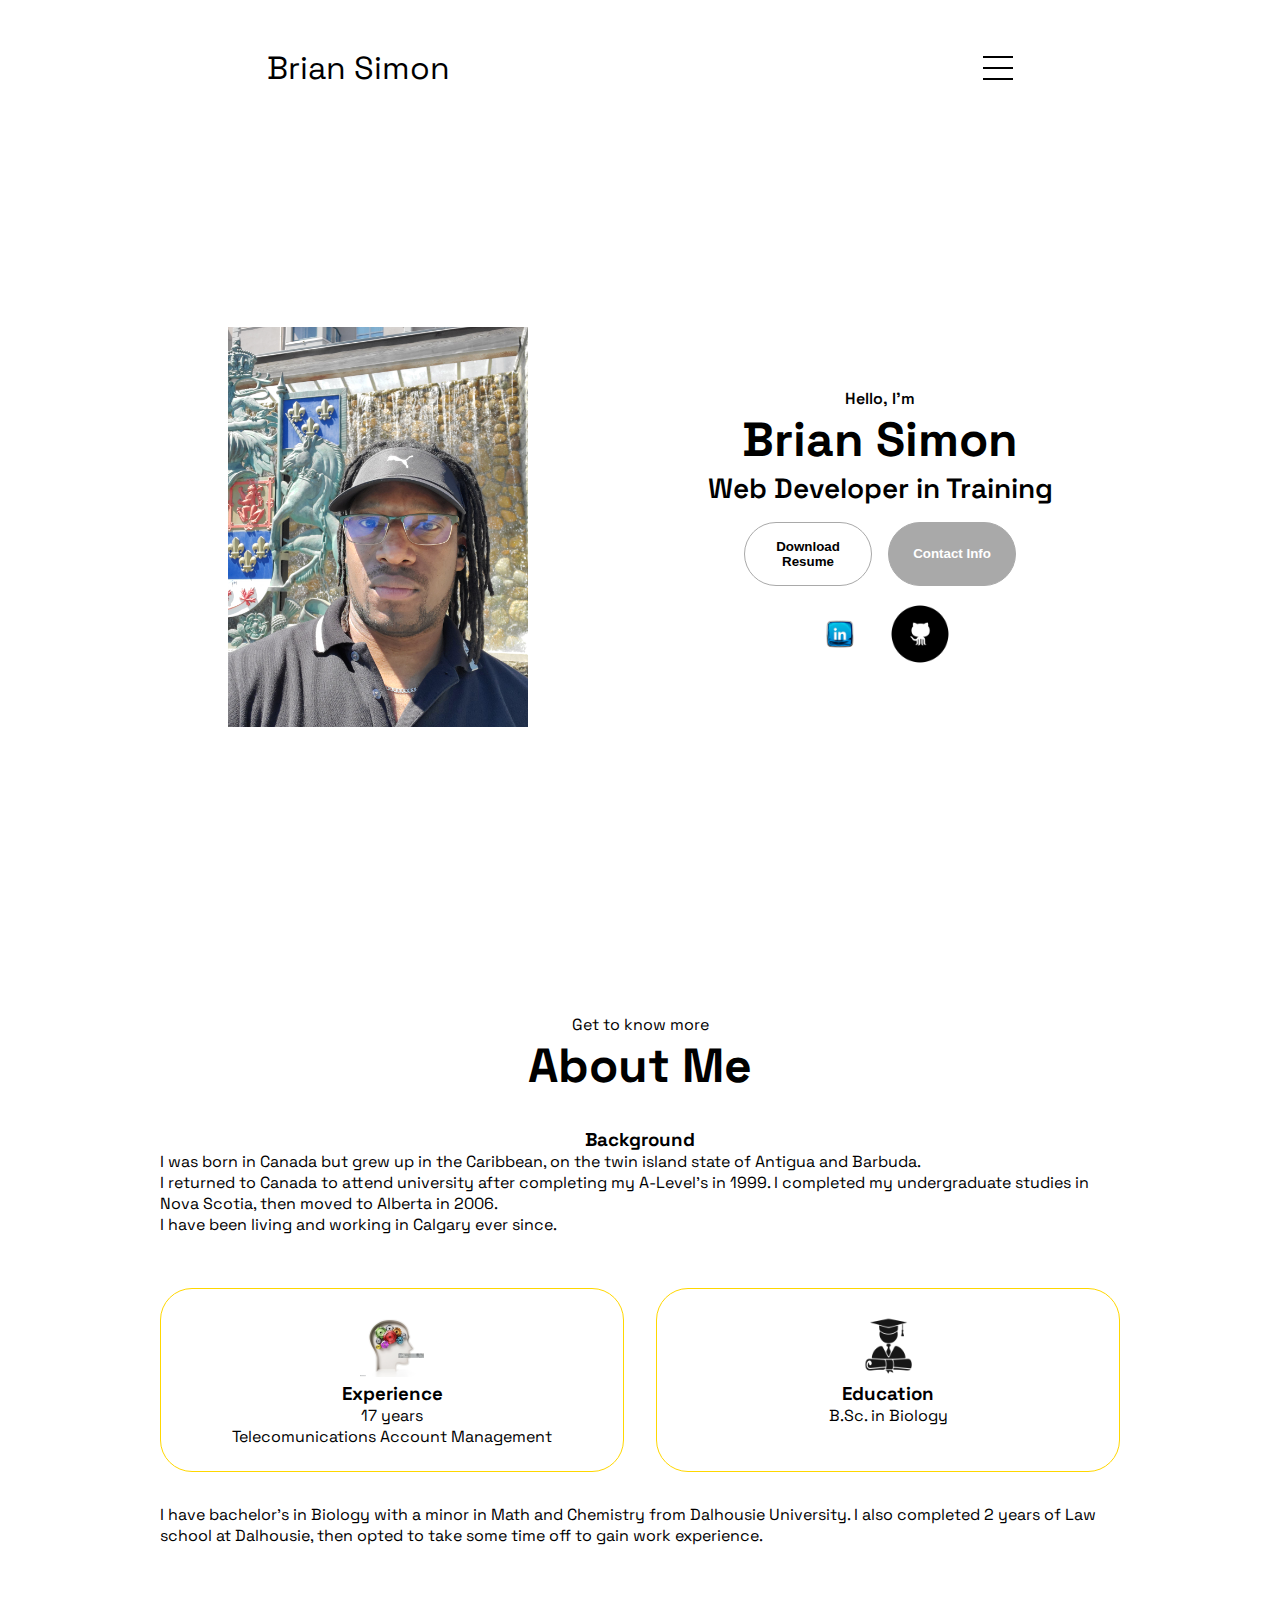
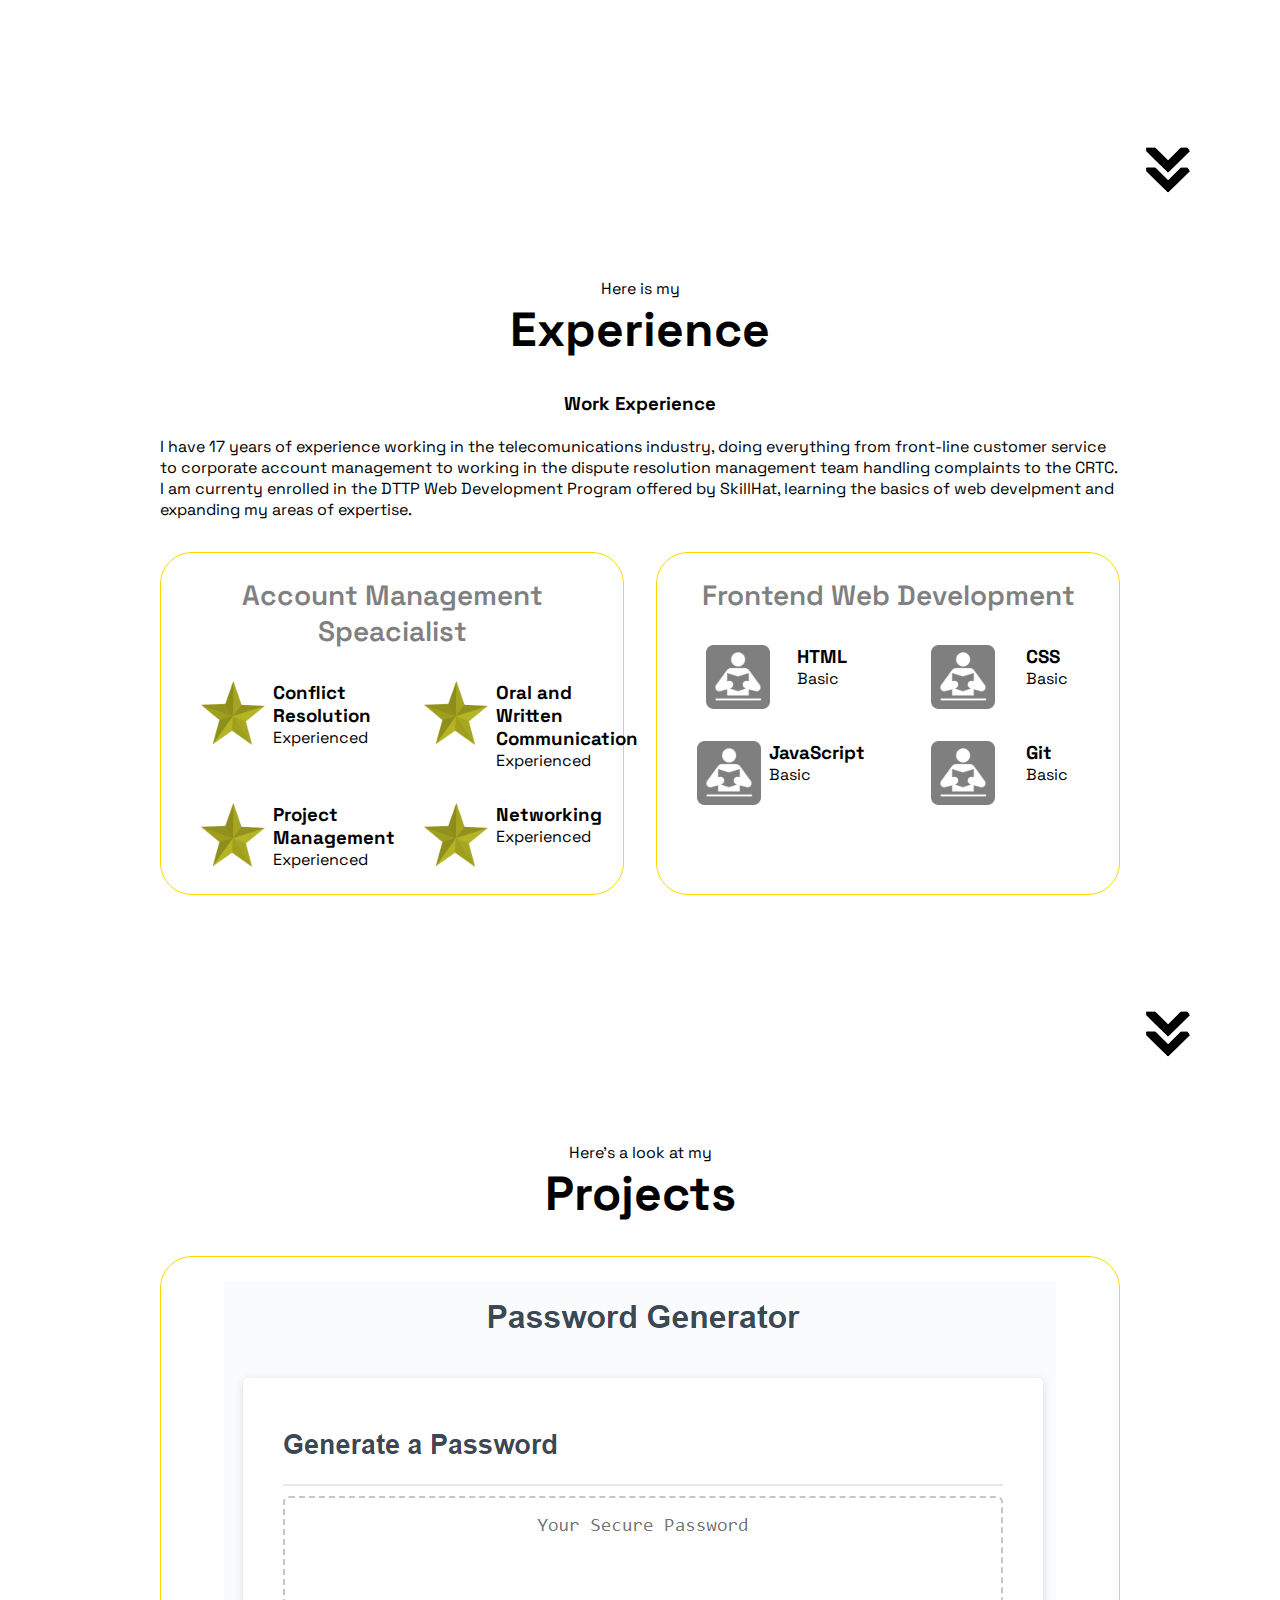
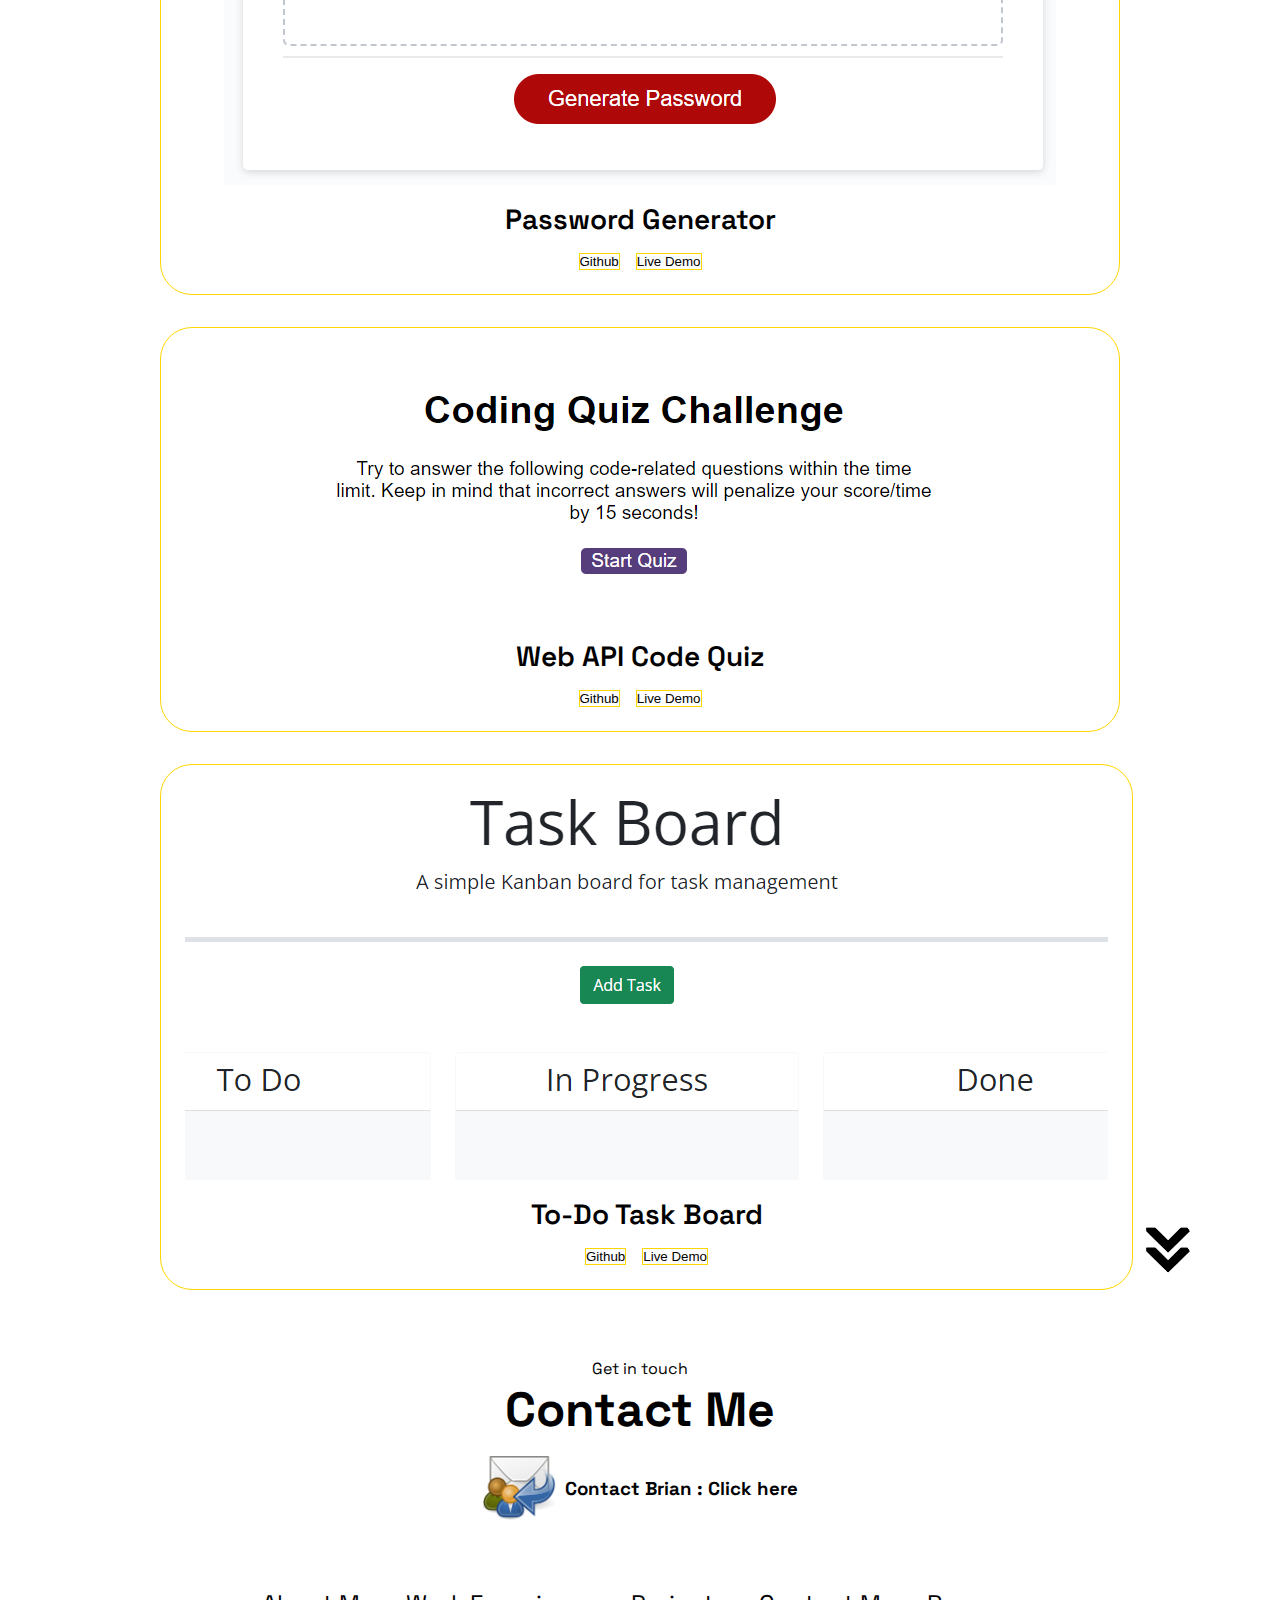
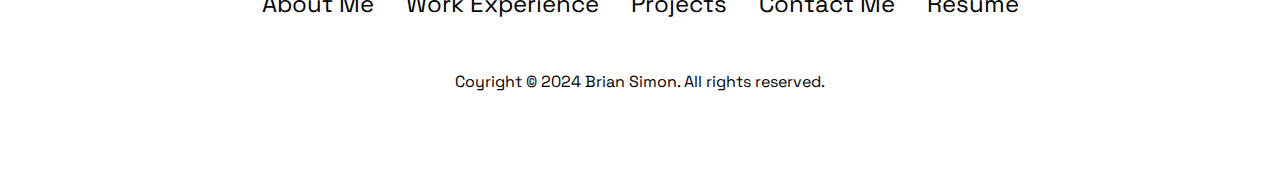
<file: index.html>
<!DOCTYPE html>
<html lang="en">

    <head>
        <meta charset="utf-8">
        <meta name="viewport" content="width=device-width, initial-scale=1.0">
        <meta name="description" content="Brian's first portfolio page">
        <title>Brian Simon's Portfolio</title>
        <link rel="stylesheet" href="./assets/css/style.css">
        <link rel="stylesheet" href="./assets/css/meadiaqueries.css">
        
        <link rel="icon" type="image/gif" href="./images/letterB.gif">
        <!-- this links to the css stylesheet-->    
    </head>

    <body>
        <nav id="banner">
            
            <div class="logo"> Welcome to Brian Simon's portfolio page  </div>

            <div>
                <ul class="nav-links">
                    <li> <a href ="#about">About Me</a></li>
                    <li> <a href ="#work">Work Experience</a></li>
                    <li> <a href ="#projects">Projects</a></li>
                    <li> <a href ="#contact">Contact Me</a></li>                    
                    <li> <a href ="#resume">Resume</a></li>
                </ul>
            </div>
        </nav>

        <nav id="hamburger-nav">

            <div class="logo"> Brian Simon </div>

            <div class="hamburger-menu">

                <div class="hamburger-icon" onclick="toggleMenu()">
                    <span></span>
                    <span></span>
                    <span></span>
                </div>

                <div class="menu-links">
                    <li> <a href ="#about" onclick="toggleMenu()">About Me</a></li>
                    <li> <a href ="#work" onclick="toggleMenu()">Work Experience</a></li>
                    <li> <a href ="#projects" onclick="toggleMenu()">Projects</a></li>
                    <li> <a href ="#contact" onclick="toggleMenu()">Contact Me</a></li>                    
                    <li> <a href ="#resume" onclick="toggleMenu()">Resume</a></li>
                </div>

            </div>

        </nav>

        <section id="profile">

            <div class="profile-pic-container">
                <img src="./assets/images/BrianS.jpg" alt="Brian Simon profile pic">
            </div>

            <div class="section-text">
                <p class="section-text-p1"> Hello, I'm</p>
                <h1 class="title"> Brian Simon</h1>
                <p class="section-text-p2">Web Developer in Training</p>

                <div class="btn-container">
                    <button class="btn btn-color-2" onclick="window.open('./files/BSimonResume.pdf')">
                    Download Resume 
                    </button>
                
                    <button class="btn btn-color-1" onclick="location.href='./#contact'">
                    Contact Info
                    </button>
                </div>                

                <div id="social-media-container">
                    <img src="./assets/images/linkedin.png" alt="My LinkedIn Profile"
                    class="icon" onclick="location.href= 'https://www.linkedin.com/in/brian-simon-8707a5277'">
                
                    <img src="./assets/images/github.png" alt="My GitHub Profile"
                    class="icon" onclick="location.href= 'https://github.com/bmkSimon'">
                </div>

            </div>

        </section>

        <section id="about">
            <p class="section-text-p1">Get to know more </p>
            <h1 class="title">About Me</h1>

            <div class="about-me-container">
                
                <div class="about-me-details-container">

                    <div class="about-containers">
                        
                        <div class="text-container">
                            <h3 style="text-align: center">Background</h3>
                            <p>I was born in Canada but grew up in the Caribbean, on the twin island state of 
                                <a href="https://www.visitantiguabarbuda.com/" target="_blank"> Antigua and Barbuda.</a> 
                                <br>
                                I returned to Canada to attend university after completing my A-Level's in 1999. I completed my undergraduate studies in Nova Scotia, then moved to Alberta in 2006.
                                <br>
                                I have been living and working in Calgary ever since.
                                <br> <br>
                        </div>

                        <div class="details-container">
                            <img src="./assets/images/experience.jpg" alt="Experience icon" class="icon">                                              
                            <h3> Experience </h3>
                            <p>17 years <br/> Telecomunications Account Management</p>
                        </div>

                        <div class="details-container">
                            <img src="./assets/images/education.png" alt="Education icon" class="icon">                                              
                            <h3> Education </h3>
                            <p>B.Sc. in Biology</p>
                        </div>
                    </div>

                    <div class="text-container">
                        <p>I have bachelor's in Biology with a minor in Math and Chemistry from 
                            <a href="https://www.dal.ca" target="_blank">Dalhousie University</a>. 
                            I also completed 2 years of Law school at Dalhousie, then opted to take some time off to 
                            gain work experience.                            
                        </p>
                    </div>
                </div>
            </div>

            <img src="./assets/images/arrow.png" alt="arrow icon" class="icon arrow"
            onclick="location.href='./#work'">
        </section>

        <section id="work">
            <p class="section-text-p1"> Here is my</p>
            <h1 class="title"> Experience </h1>

            <div class="experience-details-container">

                <div class= "about-containers">

                    <div class="text-container">
                        <h3 style="text-align: center">Work Experience</h3>
                        <p>
                            <br>
                            I have 17 years of experience working in the telecomunications industry, doing everything from front-line customer service to corporate account management to working in the dispute resolution management team handling complaints to the CRTC. 
                            <br>
                             I am currenty enrolled in the DTTP Web Development Program offered by SkillHat, learning the basics of web develpment and expanding my areas of expertise. 
                         </p>    
                    </div>

                    <div class="details-container">
                        <h2 class="experience-sub-title">Account Management Speacialist</h2>

                        <div class="article-container">
                            <article>
                                <img src="./assets/images/star.png" alt="experience icon" class="icon">                            

                                <div>
                                    <h3> Conflict Resolution </h3>
                                    <p> Experienced </p>
                                </div>                                
                            </article>

                            <article>
                                <img src="./assets/images/star.png" alt="experience icon" class="icon">                            

                                <div>
                                    <h3> Oral and Written Communication </h3>
                                    <p> Experienced </p>
                                </div>                                
                            </article>

                            <article>
                                <img src="./assets/images/star.png" alt="experience icon" class="icon">                            

                                <div>
                                    <h3> Project Management </h3>
                                    <p> Experienced </p>
                                </div>                                
                            </article>

                            <article>
                                <img src="./assets/images/star.png" alt="experience icon" class="icon">                            

                                <div>
                                    <h3> Networking </h3>
                                    <p> Experienced </p>
                                </div>                                
                            </article>
                        </div>
                    </div>

                    <div class="details-container">
                        <h2 class="experience-sub-title">Frontend Web Development</h2>

                        <div class="article-container">
                            <article>
                                <img src="./assets/images/learning.png" alt="experience icon" class="icon">                            

                                <div>
                                    <h3> HTML </h3>
                                    <p> Basic </p>
                                </div>                                
                            </article>

                            <article>
                                <img src="./assets/images/learning.png" alt="experience icon" class="icon">                            

                                <div>
                                    <h3> CSS </h3>
                                    <p> Basic </p>
                                </div>                                
                            </article>

                            <article>
                                <img src="./assets/images/learning.png" alt="experience icon" class="icon">                            

                                <div>
                                    <h3> JavaScript </h3>
                                    <p> Basic </p>
                                </div>                                
                            </article>

                            <article>
                                <img src="./assets/images/learning.png" alt="experience icon" class="icon">                            

                                <div>
                                    <h3> Git </h3>
                                    <p> Basic </p>
                                </div>                                
                            </article>
                        </div>
                    </div>
                </div>
            </div>
        
        <img src="./assets/images/arrow.png" alt="arrow icon" class="icon arrow"
        onclick="location.href='./#projects'">

        </section>

        <section id="projects">
            <p class="section-text-p1"> Here's a look at my</p>
            <h1 class="title"> Projects </h1>

            <div class="experience-details-container">

                <div class= "about-containers">
                    
                    <div class="details-container color-container">

                        <div class="article-container">
                            <img src="./assets/images/Password.png" alt="password generator project" class="project-image">
                        </div>

                        <h2 class="experience-sub-title project-title"> Password Generator </h2>
                    
                        <div class="btn-container">
                            <button class="btn-color-2 project-btn" onclick="location.href= 'https://github.com/bmkSimon/password-generator'">
                            Github
                            </button>

                            <button class="btn-color-2 project-btn" onclick="location.href= 'https://bmksimon.github.io/password-generator/'">
                            Live Demo
                            </button>
                        </div>
                    </div>

                    <div class="details-container color-container">

                        <div class="article-container">
                            <img src="./assets/images/CodeQuiz.png" alt="code quizz" class="project-image">
                        </div>

                        <h2 class="experience-sub-title project-title"> Web API Code Quiz </h2>
                    
                        <div class="btn-container">
                            <button class="btn-color-2 project-btn" onclick="location.href= 'https://github.com/bmkSimon/webAPI-code-quiz'">
                            Github
                            </button>

                            <button class="btn-color-2 project-btn" onclick="location.href= 'https://bmksimon.github.io/webAPI-code-quiz/'">
                            Live Demo
                            </button>
                        </div>
                    </div>

                    <div class="details-container color-container">

                        <div class="article-container">
                            <img src="./assets/images/TaskBoard.png" alt="Task Board" class="project-image">
                        </div>

                        <h2 class="experience-sub-title project-title"> To-Do Task Board </h2>
                    
                        <div class="btn-container">
                            <button class="btn-color-2 project-btn" onclick="location.href= 'https://github.com/bmkSimon/task_board'">
                            Github
                            </button>

                            <button class="btn-color-2 project-btn" onclick="location.href= 'https://bmksimon.github.io/task_board/'">
                            Live Demo
                            </button>
                        </div>
                    </div>
                </div>
            </div>

            <img src="./assets/images/arrow.png" alt="arrow icon" class="icon arrow"
            onclick="location.href='./#contact'">

        </section>

        <section id="contact">
            <p class="section-text-p1"> Get in touch</p>
            <h1 class="title"> Contact Me</h1>

            <div class="contact-info-uper-container">
                
                <div class="contact-info-container">
                    <img src="./assets/images/email.png" alt="email icon" class="icon contact-icon">
                    <h3> Contact Brian : <a href="contact-us.html"> Click here</a></h3> 
                </div>
            </div>


        </section>

        <footer>
            <nav>
                <div class="nav-lins-container">
                    <ul class="nav-links">
                        <li> <a href ="#about">About Me</a></li>
                        <li> <a href ="#work">Work Experience</a></li>
                        <li> <a href ="#projects">Projects</a></li>
                        <li> <a href ="#contact">Contact Me</a></li>                    
                        <li> <a href ="#resume">Resume</a></li>
                    </ul>
                </div>
            </nav>
            
            <p> Coyright &#169; 2024 Brian Simon. All rights reserved.</p>
        </footer>       
            
        <script src="script.js"></script>
    </body>
    <!-- the body tag contains the content that is physically shown in the browser-->
</html>
</file>
<file: assets/css/style.css>
/* importing font style desired */
@import url('https://fonts.googleapis.com/css2?family=Space+Grotesk:wght@300;400;500;600&display=swap');

* {
    margin:0;
    padding:0;
}

body {
    font-family:'Space Grotesk', sans-serif;;
}

html {
    scroll-behavior: smooth;
}

p {
    color :(85,85,85);
}

a, .btn{
    transition: all 300ms ease;
}

nav, .nav-links {
    display: flex;
}

nav {
    justify-content: space-around;
    align-items: center;
    height:15vh;
}

.nav-links {
    gap: 2rem;
    list-style: none;
    font-size: 1.5rem;
}

a {
    color:black;
    text-decoration: none;
    text-decoration-color: white;
}

a:hover {
    color:grey;
    text-decoration: underline;
    text-underline-offset: 0.5rem;
    text-decoration-color: darkgray;
}

.logo {
    font-size: 2rem;
}

.logo:hover {
    cursor: default;
}

#hamburger-nav {
    display:none;
}

.hamburger-menu {
    position: relative;
    display: inline-block;
}

.hamburger-icon {
    display:flex;
    flex-direction: column;
    justify-content: space-between;
    height: 24px;
    width: 30px;
    cursor: pointer;
}

.hamburger-icon span {
    width: 100%;
    height: 2px;
    background-color: black;
    transition: all 0.3 ease-in-out;
}

.menu-links {
    position: absolute;
    top: 100%;
    right: 0;
    background-color: white;
    width: fit-content;
    max-height: 0;
    overflow: hidden;
    transition: all 0.3 ease-in-out;
}

.menu-links a {
    display: block;
    padding: 10px;
    text-align: center;
    font-size: 1.5rem;
    color:black;
    text-decoration: none;
    transition: all 0.3 ease-in-out;
}

.menu-links li {
    list-style: none;
}

.menu-links.open{
    max-height: 400px;
}

.hamburger-icon.open span:first-child {
    transform: rotate(45deg) translate(10px, 5px);
}

.hamburger-icon.open span:nth-child(2) {
    opacity: 0;
}

.hamburger-icon.open span:last-child {
    transform: rotate(-45deg) translate(10px, -5px);
}

.hamburger-icon span:first-child {
    transform: none;
}
.hamburger-icon span:first-child {
    opacity: 1;
}
.hamburger-icon span:first-child {
    transform: none;
}

section {
    padding-top: 4vh;
    height: 96vh;
    margin:0 10rem;
    box-sizing: border-box;
    min-height: fit-content;
}
/*may not need the below line of code */
.section-container {
    display: flex;
}

#profile {
    display: flex;
    justify-content: center;
    gap: 5rem;
    height: 80vh;
}

.profile-pic-container {
    display: flex;
    height:400px;
    width:400px;
    margin: auto 0;

}

.section-text {
    align-self: center;
    text-align: center;
}

.section-text p {
    font-weight: 600;
}

.section-text-p1 {
    text-align: center;
}

.section-text-p2 {
    font-size: 1.75rem;
    margin-bottom: 1rem;
}

.title {
    font-size: 3rem;
    text-align: center;
}

#social-media-container {
    display: flex;
    justify-content: center;
    margin-top: 1rem;
    gap: 1rem;
}

.icon {
    cursor: pointer;
    height: 4rem;
}

.btn-container {
    display: flex;
    justify-content: center;
    gap: 1rem;    
}

.btn {
    font-weight: 600;
    transition: all 300ms ease;
    padding: 1rem;
    width: 8rem;
    border-radius: 2rem;
}

.btn-color-1, .btn-color-2 {
    border: darkgrey 0.1rem solid;
}

.btn-color-1:hover, .btn-color-2:hover {
    cursor: pointer;
}

.btn-color-1, .btn-color-2:hover {
    background: darkgrey;
    color: white;
}

.btn-color-1:hover {
    background: black;
}

.btn-color-2 {
    background: none;
}

.btn-color-2:hover {
    border: white 0.1rem solid;
}

.btn-container {
    gap: 1rem;
}

#about {
    position: relative;
}

.about-containers {
    gap: 2rem;
    margin-top: 2rem;
    margin-bottom: 2rem;
}

.about-me-details-container {
  justify-content: center;  
  flex-direction: column;
}

.about-containers, .about-me-details-container {
    display:flex;
}

.about-pic {
    border-radius: 2rem;
}

.arrow {
    position: absolute;
    right: -5rem;
    bottom: 2.5rem;
}

.details-container {
    padding: 1.5rem;
    flex: 1;
    background: white;
    border-radius: 2rem;
    border:grey 0.1rem solid;
    border-color: gold;
    text-align: center;
}

.about-me-container {
    gap: 4rem;
    height: 80%;
}

.about-me-pic-container {
    height: 300px;
    display: flex;
    width: 300px;
    margin: auto 0; 
}

#work {
    position: relative;
}

.experience-sub-title {
    color: grey;
    font-weight:600;
    font-size: 1.75rem;
    margin-bottom: 2rem;
}

.experience-details-container {
    display:flex;
    justify-content:center;
    flex-direction: column;
}

.article-container{
    display: flex;
    text-align: initial;
    flex-wrap: wrap;
    flex-direction: row;
    gap: 2rem;
    justify-content: space-around;
}

article {
    display: flex;
    width: 10rem;
    justify-content: space-around;
    gap: 0.5rem;    
}

article .icon {
    cursor: default;
}

#projects {
    position: relative;
}

.color-container {
    border-color: gold;
    background: white;
}

.project-imgage {
    border-radius: 2rem;
    width: 90%;
    height: 90%
}

.project-title {
    margin: 1rem;
    color: black;
}

.project-btn {
    color: black;
    border-color: gold;
}

#contact {
    display: flex;
    justify-content: center;
    flex-direction: column;
    height: 70vh;
}

.contact-info-uppper-container {
    display: flex;
    justify-content: center;
    border-radius: 2rem;
    border: grey 0.1rem solid;
    border-color: gold;
    background: white;
    margin: 2rem auto;
    padding: 0.5rem;
}

.contact-info-container {
    display: flex;
    align-items: center;
    justify-content: center;
    gap: 0.5rem;
    margin: 1rem;
}

.contact-icon {
    cursor :default;
}

footer {
    height: 26vh;
    margin: 0 1rem;
}

footer p {
    text-align: center;
}

#text-container {
    display:flex;
    ;

}
</file>
<file: assets/css/meadiaqueries.css>
@media screen and (max-width:1400px) {
    #banner {
        display:none;
    }
    #hamburger-nav {
        display: flex;
    }
    #profile {
        height: 83vh;
        margin-bottom: 6rem;
      }
      .about-containers {
        flex-wrap: wrap;
      }
      #contact,
      #projects {
        height: fit-content;
      }
}

@media screen and (max-width:1200px) {
    #banner {
        display:none;
    }
    #hamburger-nav {
        display: flex;
    }
    #experience,
    .experience-details-container {
        margin-top: 2rem;
    }
    #profile,
    .section-container {
        display: block;
    }
    .arrow {
        display: none;
    }
  section,
  .section-container {
        height: fit-content;
    }
  section {
        margin: 0 5%;
    }
  .section__pic-container {
        width: 275px;
        height: 275px;
        margin: 0 auto 2rem;
    }
  .about-containers {
        margin-top: 0;
    }
}

@media screen and (max-width: 600px) {
    #contact,
    footer {
      height: 40vh;
    }
    #profile {
      height: 83vh;
      margin-bottom: 0;
    }
    article {
      font-size: 1rem;
    }
    footer nav {
      height: fit-content;
      margin-bottom: 2rem;
    }
    .about-containers,
    .contact-info-upper-container,
    .btn-container {
      flex-wrap: wrap;
    }
    .contact-info-container {
      margin: 0;
    }
    .contact-info-container p,
    .nav-links li a {
      font-size: 1rem;
    }
    .experience-sub-title {
      font-size: 1.25rem;
    }
    .logo {
      font-size: 1.5rem;
    }
    .nav-links {
      flex-direction: column;
      gap: 0.5rem;
      text-align: center;
    }
    .section__pic-container {
      width: auto;
      height: 46vw;
      justify-content: center;
    }
    .section__text__p2 {
      font-size: 1.25rem;
    }
    .title {
      font-size: 2rem;
    }
    .text-container {
      text-align: justify;
    }
  }
</file>
